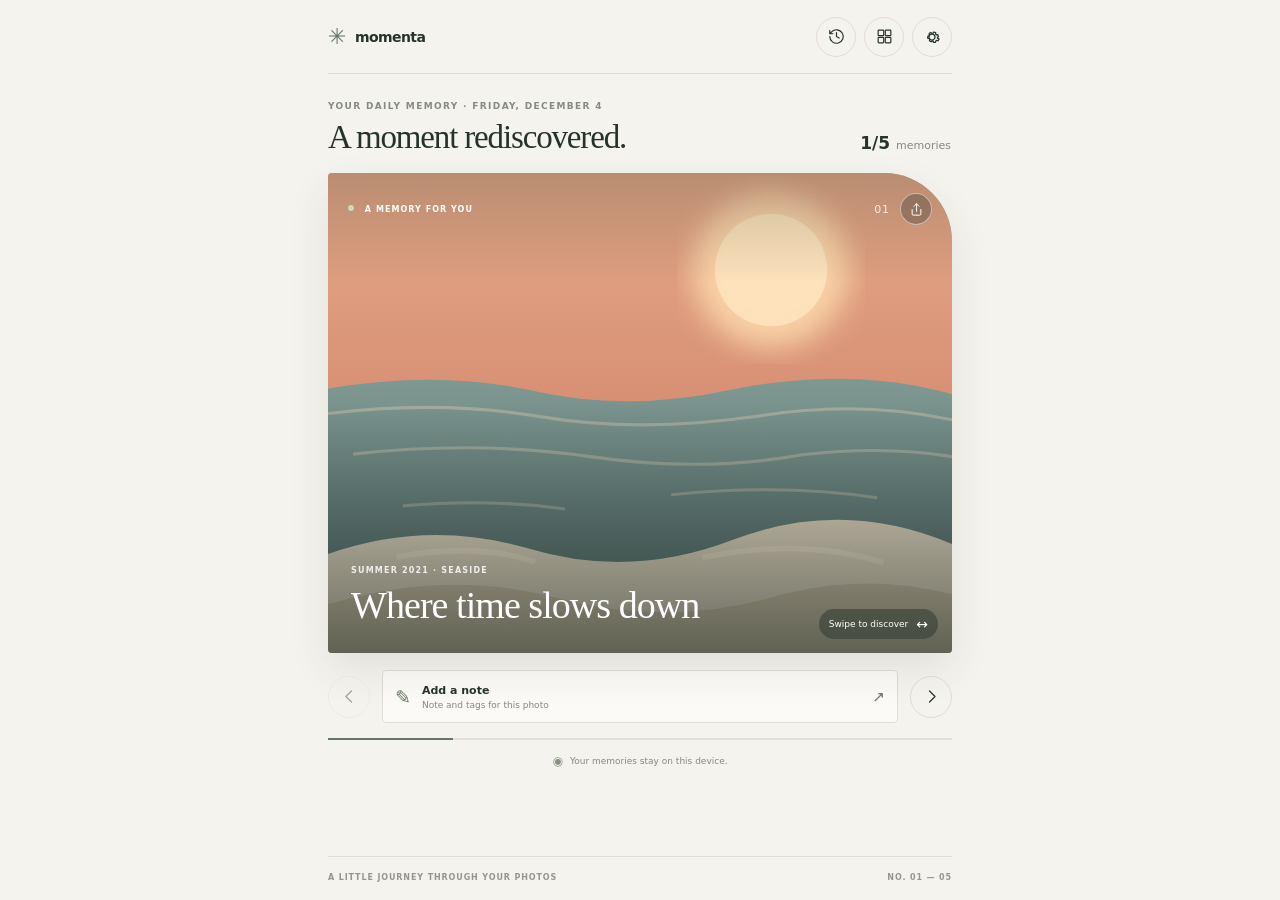
<file: index.html>
<!doctype html>
<html lang="fr">
<head>
  <meta charset="utf-8">
  <meta name="viewport" content="width=device-width, initial-scale=1, viewport-fit=cover">
  <meta name="theme-color" content="#f5f3ed">
  <title>Momenta — un souvenir à la fois</title>
  <script src="i18n.js" defer></script>
  <link rel="stylesheet" href="style.css">
  <script src="app.js" defer></script>
</head>
<body>
  <main class="app-shell">
    <header class="topbar">
      <a class="wordmark" href="#home" aria-label="Momenta, accueil"><span class="brand-mark" aria-hidden="true">✳</span> momenta</a>
      <div class="top-actions">
        <button class="icon-button history-toggle" id="history-toggle" aria-label="Ouvrir l’historique" title="Historique">
          <svg viewBox="0 0 24 24" aria-hidden="true"><path d="M3.5 12a8.5 8.5 0 1 0 2.3-5.8L3.5 8.5M3.5 4.5v4h4M12 7v5l3.3 2"/></svg>
        </button>
        <button class="icon-button albums-toggle" id="albums-toggle" aria-label="Ouvrir les albums" title="Albums">
          <svg viewBox="0 0 24 24" aria-hidden="true"><rect x="4" y="4" width="7" height="7" rx="1"/><rect x="13" y="4" width="7" height="7" rx="1"/><rect x="4" y="13" width="7" height="7" rx="1"/><rect x="13" y="13" width="7" height="7" rx="1"/></svg>
        </button>
        <button class="icon-button tools-toggle" id="tools-toggle" aria-label="Ouvrir les réglages et données" title="Réglages">
          <svg viewBox="0 0 24 24" aria-hidden="true"><path d="M12 8.4a3.6 3.6 0 1 0 0 7.2 3.6 3.6 0 0 0 0-7.2Z"/><path d="m19.4 13.5 1.1.9-1.2 2.1-1.4-.5a7.8 7.8 0 0 1-1.4.8l-.3 1.5h-2.4l-.4-1.5a7.8 7.8 0 0 1-1.5-.1l-1 1.1-2-1.2.4-1.5a7.8 7.8 0 0 1-.9-1.3l-1.5-.2v-2.4l1.4-.5a7.8 7.8 0 0 1 .7-1.5l-.5-1.4 2-1.3 1.2 1a7.8 7.8 0 0 1 1.6-.2l.8-1.3 2.3.8-.1 1.5a7.8 7.8 0 0 1 1.2 1.1l1.5-.2.7 2.3-1.2.8a7.8 7.8 0 0 1 .1 1.2Z"/></svg>
        </button>
      </div>
    </header>

    <section class="view access-gate-view" id="access-gate-view" aria-labelledby="access-gate-heading" hidden>
      <p class="eyebrow" id="access-gate-eyebrow">VOS SOUVENIRS RESTENT SUR CET APPAREIL</p>
      <div class="empty-art" aria-hidden="true"><span>✳</span><i></i><b></b></div>
      <h1 id="access-gate-heading">Retrouvez vos photos,<br>à votre rythme.</h1>
      <p class="empty-preview-copy" id="access-gate-copy">Momenta a besoin de votre accord pour parcourir les images de votre photothèque. Les images restent sur votre téléphone.</p>
      <button class="primary-button empty-return" id="access-gate-action">Continuer vers mes photos</button>
      <p class="access-gate-status" id="access-gate-status" role="status" aria-live="polite"></p>
      <p class="prototype-caption">Vous pourrez modifier cet accès à tout moment dans les réglages Android.</p>
    </section>

    <section class="view discover-view" id="discover-view" aria-labelledby="greeting">
      <button class="text-button collection-back" id="collection-back" type="button" hidden>← Retour à la collection</button>
      <div class="intro-row">
        <div><p class="eyebrow" id="today-label">VOTRE PAUSE SOUVENIR</p><h1 id="greeting">Un instant retrouvé.</h1></div>
        <p class="session-count" id="session-count" aria-live="polite">1/5 <span>souvenirs</span></p>
      </div>

      <div class="memory-stage" id="memory-stage" aria-label="Souvenir photo">
        <div class="photo-frame" id="photo-frame">
          <img id="memory-image" src="assets/coast.svg" alt="Illustration d’un rivage calme au coucher du soleil">
          <div class="photo-shade"></div>
          <div class="photo-topline"><span class="photo-label"><span class="live-dot"></span> UN SOUVENIR POUR VOUS</span><span class="photo-number" id="photo-number">01</span><button class="photo-action" id="share-button" aria-label="Partager cette photo" title="Partager"><svg viewBox="0 0 24 24" aria-hidden="true"><path d="M12 15V3m0 0L8 7m4-4 4 4"/><path d="M5 12v7a2 2 0 0 0 2 2h10a2 2 0 0 0 2-2v-7"/></svg></button></div>
          <div class="photo-caption"><span class="photo-date" id="photo-date">ÉTÉ 2021 · BORD DE MER</span><h2 id="photo-title">Là où le temps ralentit</h2></div>
        </div>
        <button class="swipe-hint" id="swipe-hint" aria-label="Photo suivante"><span>Glissez pour découvrir</span><span aria-hidden="true">↔</span></button>
      </div>

      <div class="controls-row">
        <button class="round-control" id="previous-button" aria-label="Souvenir précédent" title="Précédent"><svg viewBox="0 0 24 24" aria-hidden="true"><path d="m14.5 5-7 7 7 7"/></svg></button>
        <button class="note-button" id="note-button"><span class="note-icon" aria-hidden="true">✎</span><span><strong id="note-button-title">Ajouter un mot</strong><small>Commentaire et tags pour cette photo</small></span><span class="note-arrow" aria-hidden="true">↗</span></button>
        <button class="round-control" id="next-button" aria-label="Souvenir suivant" title="Suivant"><svg viewBox="0 0 24 24" aria-hidden="true"><path d="m9.5 5 7 7-7 7"/></svg></button>
      </div>
      <div class="progress-track" role="progressbar" aria-label="Progression des souvenirs du jour" aria-valuemin="1" aria-valuemax="5" aria-valuenow="1" id="progress-track"><span id="progress-fill"></span></div>
      <p class="privacy-note"><span aria-hidden="true">◉</span> Vos souvenirs restent sur cet appareil.</p>
    </section>

    <section class="view history-view" id="history-view" aria-labelledby="history-heading" hidden>
      <div class="history-heading-row"><div><p class="eyebrow">VOTRE ALBUM PERSONNEL</p><h1 id="history-heading">Souvenirs retrouvés</h1></div><button class="text-button" id="back-to-discover">← Retour</button></div>
      <p class="history-subtitle" id="history-subtitle">Les photos que vous avez déjà redécouvertes.</p>
      <div class="history-list" id="history-list"></div>
      <div class="history-empty" id="history-empty" hidden><span class="empty-sparkle" aria-hidden="true">✳</span><h2>Votre album se remplit doucement.</h2><p>Les souvenirs découverts apparaîtront ici, avec vos petits mots.</p><button class="primary-button" id="empty-back">Découvrir un souvenir</button></div>
    </section>

    <section class="view albums-view" id="albums-view" aria-labelledby="albums-heading" hidden>
      <div class="history-heading-row"><div><p class="eyebrow">VOS SOUVENIRS, PAR THÈME</p><h1 id="albums-heading">Albums</h1></div><button class="text-button" id="albums-back">← Retour</button></div>
      <p class="history-subtitle" id="albums-subtitle">Ajoutez plusieurs tags à une photo ; chaque album correspondant se remplit automatiquement.</p>
      <div class="album-grid" id="album-list"></div>
      <div class="history-empty album-empty" id="album-empty" hidden><span class="empty-sparkle" aria-hidden="true">✳</span><h2>Vos albums commencent ici.</h2><p>Ajoutez un tag à un souvenir ; son album apparaîtra ici. Une photo peut rejoindre plusieurs albums.</p></div>
      <div class="album-detail" id="album-detail" hidden>
        <button class="text-button album-list-back" id="album-list-back">← Tous les albums</button>
        <h2 class="album-detail-title" id="album-detail-title"></h2>
        <div class="history-list" id="album-photo-list"></div>
      </div>
    </section>

    <section class="view tools-view" id="tools-view" aria-labelledby="tools-heading" hidden>
      <div class="tools-heading-row"><div><p class="eyebrow">VOTRE ESPACE, VOS RÈGLES</p><h1 id="tools-heading">Réglages & données</h1></div><button class="text-button" id="tools-back">← Retour</button></div>
      <p class="tools-intro">Momenta garde vos souvenirs sur cet appareil. Voici les réglages qui accompagneront les prochaines étapes.</p>

      <article class="settings-card language-card">
        <div class="settings-card-heading"><span class="card-symbol" aria-hidden="true">文</span><div><p class="eyebrow" data-i18n="LANGUE / LANGUAGE">LANGUE</p><h2 data-i18n="Langue de l’application">Langue de l’application</h2></div></div>
        <label class="reminder-time-row" for="language-select"><span data-i18n="Choisissez votre langue">Choisissez votre langue</span><select id="language-select" aria-label="Langue de l’application"><option value="fr">Français</option><option value="en">English</option></select></label>
      </article>

      <article class="settings-card access-card">
        <div class="settings-card-heading"><span class="card-symbol" aria-hidden="true">▧</span><div><p class="eyebrow">PHOTOTHÈQUE</p><h2>Accès à vos photos</h2></div><span class="preview-pill">APERÇU</span></div>
        <p class="settings-description" id="access-summary">Accès complet · 842 photos disponibles</p>
        <div class="access-meter" aria-hidden="true"><span id="access-meter-fill"></span></div>
        <div class="access-state-row" role="group" aria-label="Aperçu des états d’accès">
          <button class="state-chip is-selected" data-access-state="full">Complet</button>
          <button class="state-chip" data-access-state="limited">Sélectionné</button>
          <button class="state-chip" data-access-state="denied">Refusé</button>
          <button class="state-chip" data-access-state="empty">Vide</button>
        </div>
        <p class="access-explanation" id="access-explanation">Les photos restent dans votre galerie. L’application lit uniquement les images auxquelles vous lui donnez accès.</p>
        <button class="subtle-action" id="access-action">Gérer l’accès aux photos <span aria-hidden="true">↗</span></button>
        <button class="subtle-action refresh-gallery-action" id="refresh-photos" type="button" hidden>Actualiser la photothèque <span aria-hidden="true">↻</span></button>
        <p class="refresh-status" id="refresh-status" role="status" aria-live="polite" hidden></p>
        <button class="empty-preview-link" id="empty-state-preview">Voir l’écran sans photo <span aria-hidden="true">↗</span></button>
      </article>

      <article class="settings-card reminder-card" aria-labelledby="reminder-heading">
        <div class="settings-card-heading"><span class="card-symbol" aria-hidden="true">◷</span><div><p class="eyebrow">UNE PAUSE, À VOTRE RYTHME</p><h2 id="reminder-heading">Souvenir du jour</h2></div></div>
        <p class="settings-description">Recevez au plus un rappel par jour, à l’heure choisie. Vous pouvez le couper à tout moment.</p>
        <label class="reminder-toggle-row" for="reminder-enabled"><span><strong>Rappel quotidien</strong><small>Facultatif · notification locale</small></span><input id="reminder-enabled" type="checkbox" role="switch" aria-checked="false"></label>
        <label class="reminder-time-row" for="reminder-time"><span>Heure du rappel</span><input id="reminder-time" type="time" value="19:00" disabled></label>
        <p class="reminder-status" id="reminder-status" role="status" aria-live="polite">Sur Android, activez le rappel pour choisir l’heure et autoriser les notifications.</p>
      </article>

      <article class="settings-card backup-card">
        <div class="settings-card-heading"><span class="card-symbol" aria-hidden="true">↗</span><div><p class="eyebrow">SAUVEGARDE LOCALE</p><h2>Vos notes vous suivent</h2></div></div>
        <p class="settings-description">Exportez vos commentaires et votre historique dans un fichier lisible. Les photos originales restent dans la galerie.</p>
        <div class="backup-actions">
          <button class="backup-action" id="export-preview"><span class="backup-icon" aria-hidden="true">↓</span><span><strong>Exporter mes données</strong><small>Fichier JSON · aperçu seulement</small></span><span class="action-arrow" aria-hidden="true">↗</span></button>
          <button class="backup-action" id="import-preview"><span class="backup-icon" aria-hidden="true">↑</span><span><strong>Importer une sauvegarde</strong><small>Vérification avant toute fusion</small></span><span class="action-arrow" aria-hidden="true">↗</span></button>
        </div>
      </article>

      <div class="privacy-card"><span aria-hidden="true">◉</span><p><strong>Privé par défaut.</strong> Pas de compte, pas de transfert vers un serveur, pas d’analyse de vos images.</p></div>
      <p class="prototype-caption">Ces écrans sont une maquette. Les permissions système et les transferts ne sont pas activés.</p>
    </section>

    <section class="view empty-preview-view" id="empty-preview-view" aria-labelledby="empty-preview-heading" hidden>
      <p class="eyebrow">APERÇU · PHOTOTHÈQUE VIDE</p>
      <div class="empty-art" aria-hidden="true"><span>✳</span><i></i><b></b></div>
      <h1 id="empty-preview-heading">Les souvenirs<br>prennent leur temps.</h1>
      <p class="empty-preview-copy">Aucune photo accessible pour le moment. Vos images restent dans votre galerie ; vous pourrez vérifier l’accès quand vous le souhaitez.</p>
      <button class="primary-button empty-return" id="empty-return">Revenir à la découverte</button>
      <button class="empty-access-link" id="empty-access-link">Voir l’aperçu de l’accès aux photos</button>
      <p class="prototype-caption">État visuel de démonstration · aucune permission système n’est demandée.</p>
    </section>

    <footer class="bottom-line"><span>UN PETIT VOYAGE DANS VOS IMAGES</span><span>NO. 01 — 05</span></footer>
  </main>

  <dialog class="note-dialog" id="note-dialog" aria-labelledby="note-heading">
    <form method="dialog" id="note-form">
      <div class="dialog-top"><span class="eyebrow">UNE PENSÉE À CONSERVER</span><button class="close-button" value="cancel" aria-label="Fermer">×</button></div>
      <h2 id="note-heading">Qu’aimeriez-vous<br>vous rappeler ?</h2>
      <label class="sr-only" for="note-input">Votre commentaire</label>
      <textarea id="note-input" maxlength="280" placeholder="Une personne, un lieu, une sensation…" rows="4"></textarea>
      <div class="tag-editor" aria-labelledby="tag-editor-label">
        <p class="tag-editor-label" id="tag-editor-label">Tags <span>Plusieurs possibles</span></p>
        <div class="selected-tags" id="selected-tags" aria-label="Tags de cette photo"></div>
        <div class="tag-entry"><label class="sr-only" for="tag-input">Ajouter un tag</label><input id="tag-input" type="text" maxlength="24" placeholder="Ex. Famille, Voyage…" autocomplete="off"><button class="tag-add-button" id="add-tag-button" type="button">Ajouter</button></div>
        <div class="tag-suggestions" id="tag-suggestions" aria-label="Suggestions de tags"></div>
      </div>
      <div class="dialog-bottom"><span id="character-count">0 / 280</span><button class="save-button" id="save-note" value="save">Garder ce mot <span aria-hidden="true">↗</span></button></div>
    </form>
  </dialog>

  <dialog class="share-dialog" id="share-dialog" aria-labelledby="share-heading">
    <div class="share-dialog-inner">
      <div class="dialog-top"><span class="eyebrow">UN SOUVENIR À PARTAGER</span><button class="close-button" id="close-share" aria-label="Fermer">×</button></div>
      <h2 id="share-heading">Partager ce moment</h2>
      <div class="share-preview"><img id="share-preview-image" src="assets/coast.svg" alt=""><span><strong id="share-preview-title">Là où le temps ralentit</strong><small id="share-preview-date">ÉTÉ 2021 · BORD DE MER</small></span></div>
      <p class="share-prompt" id="share-prompt">Choisissez où l’envoyer</p>
      <button class="primary-button share-system-action" id="share-native-action" type="button" hidden>Choisir une application <span aria-hidden="true">↗</span></button>
      <div class="share-targets">
        <button class="share-target" data-target="Messages"><span class="target-icon messages-icon">•••</span><span>Messages</span></button>
        <button class="share-target" data-target="À proximité"><span class="target-icon nearby-icon">◉</span><span>À proximité</span></button>
        <button class="share-target" data-target="E-mail"><span class="target-icon mail-icon">✉</span><span>E-mail</span></button>
        <button class="share-target" data-target="Autres applications"><span class="target-icon more-icon">＋</span><span>Autres</span></button>
      </div>
      <p class="share-footnote" id="share-footnote">Aucune photo ne sera envoyée dans cet aperçu.</p>
    </div>
  </dialog>

  <div class="toast" id="prototype-toast" role="status" aria-live="polite" hidden></div>
</body>
</html>
</file>
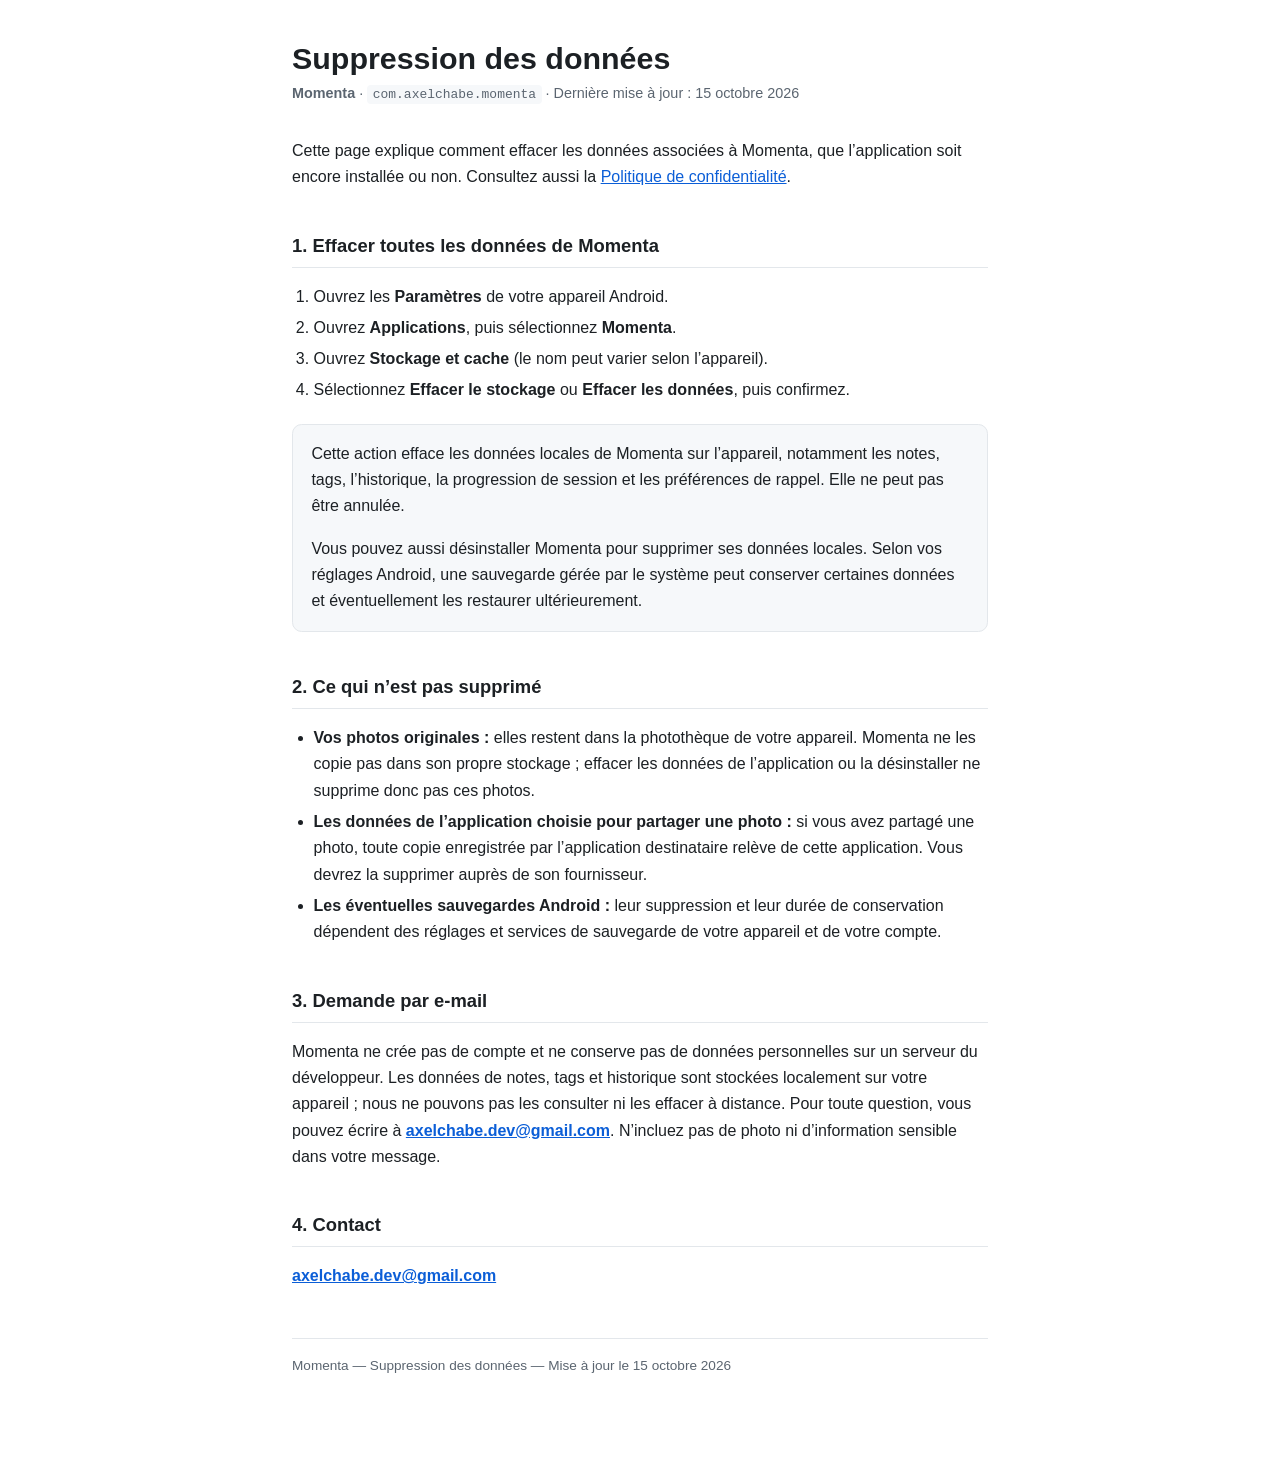
<file: delete-data.html>
<!DOCTYPE html>
<html lang="fr">
<head>
<meta charset="UTF-8">
<meta name="viewport" content="width=device-width, initial-scale=1.0">
<title>Momenta — Suppression des données</title>
<style>
  :root{--bg:#fff;--fg:#1c2024;--muted:#5b6570;--accent:#0b5ed7;--rule:#e3e7eb;--card:#f6f8fa}
  @media(prefers-color-scheme:dark){:root{--bg:#12161a;--fg:#e6eaee;--muted:#9aa5b1;--accent:#6ea8fe;--rule:#262d34;--card:#1a2027}}
  *{box-sizing:border-box}body{font-family:-apple-system,BlinkMacSystemFont,"Segoe UI",Roboto,Helvetica,Arial,sans-serif;max-width:46rem;margin:0 auto;padding:2.5rem 1.25rem 5rem;line-height:1.65;color:var(--fg);background:var(--bg);-webkit-text-size-adjust:100%}
  h1{font-size:1.9rem;line-height:1.2;margin:0 0 .35rem}h2{font-size:1.15rem;margin:2.5rem 0 .6rem;padding-bottom:.35rem;border-bottom:1px solid var(--rule)}p,li{font-size:1rem}ul,ol{padding-left:1.35rem}li{margin:.3rem 0}a{color:var(--accent)}.meta{color:var(--muted);font-size:.9rem;margin:0 0 2rem}.card{background:var(--card);border:1px solid var(--rule);border-radius:.6rem;padding:1rem 1.15rem;margin:1.25rem 0}.card p:first-child{margin-top:0}.card p:last-child{margin-bottom:0}code{background:var(--card);padding:.1rem .35rem;border-radius:.25rem;font-size:.9em}footer{margin-top:3rem;padding-top:1rem;border-top:1px solid var(--rule);color:var(--muted);font-size:.85rem}
</style>
</head>
<body>
<h1>Suppression des données</h1>
<p class="meta"><strong>Momenta</strong> · <code>com.axelchabe.momenta</code> · Dernière mise à jour : 15 octobre 2026</p>
<p>Cette page explique comment effacer les données associées à Momenta, que l’application soit encore installée ou non. Consultez aussi la <a href="privacy.html">Politique de confidentialité</a>.</p>

<h2>1. Effacer toutes les données de Momenta</h2>
<ol>
<li>Ouvrez les <strong>Paramètres</strong> de votre appareil Android.</li>
<li>Ouvrez <strong>Applications</strong>, puis sélectionnez <strong>Momenta</strong>.</li>
<li>Ouvrez <strong>Stockage et cache</strong> (le nom peut varier selon l’appareil).</li>
<li>Sélectionnez <strong>Effacer le stockage</strong> ou <strong>Effacer les données</strong>, puis confirmez.</li>
</ol>
<div class="card">
<p>Cette action efface les données locales de Momenta sur l’appareil, notamment les notes, tags, l’historique, la progression de session et les préférences de rappel. Elle ne peut pas être annulée.</p>
<p>Vous pouvez aussi désinstaller Momenta pour supprimer ses données locales. Selon vos réglages Android, une sauvegarde gérée par le système peut conserver certaines données et éventuellement les restaurer ultérieurement.</p>
</div>

<h2>2. Ce qui n’est pas supprimé</h2>
<ul>
<li><strong>Vos photos originales :</strong> elles restent dans la photothèque de votre appareil. Momenta ne les copie pas dans son propre stockage ; effacer les données de l’application ou la désinstaller ne supprime donc pas ces photos.</li>
<li><strong>Les données de l’application choisie pour partager une photo :</strong> si vous avez partagé une photo, toute copie enregistrée par l’application destinataire relève de cette application. Vous devrez la supprimer auprès de son fournisseur.</li>
<li><strong>Les éventuelles sauvegardes Android :</strong> leur suppression et leur durée de conservation dépendent des réglages et services de sauvegarde de votre appareil et de votre compte.</li>
</ul>

<h2>3. Demande par e-mail</h2>
<p>Momenta ne crée pas de compte et ne conserve pas de données personnelles sur un serveur du développeur. Les données de notes, tags et historique sont stockées localement sur votre appareil ; nous ne pouvons pas les consulter ni les effacer à distance. Pour toute question, vous pouvez écrire à <strong><a href="mailto:axelchabe.dev@gmail.com">axelchabe.dev@gmail.com</a></strong>. N’incluez pas de photo ni d’information sensible dans votre message.</p>

<h2>4. Contact</h2>
<p><strong><a href="mailto:axelchabe.dev@gmail.com">axelchabe.dev@gmail.com</a></strong></p>

<footer>Momenta — Suppression des données — Mise à jour le 15 octobre 2026</footer>
</body>
</html>
</file>
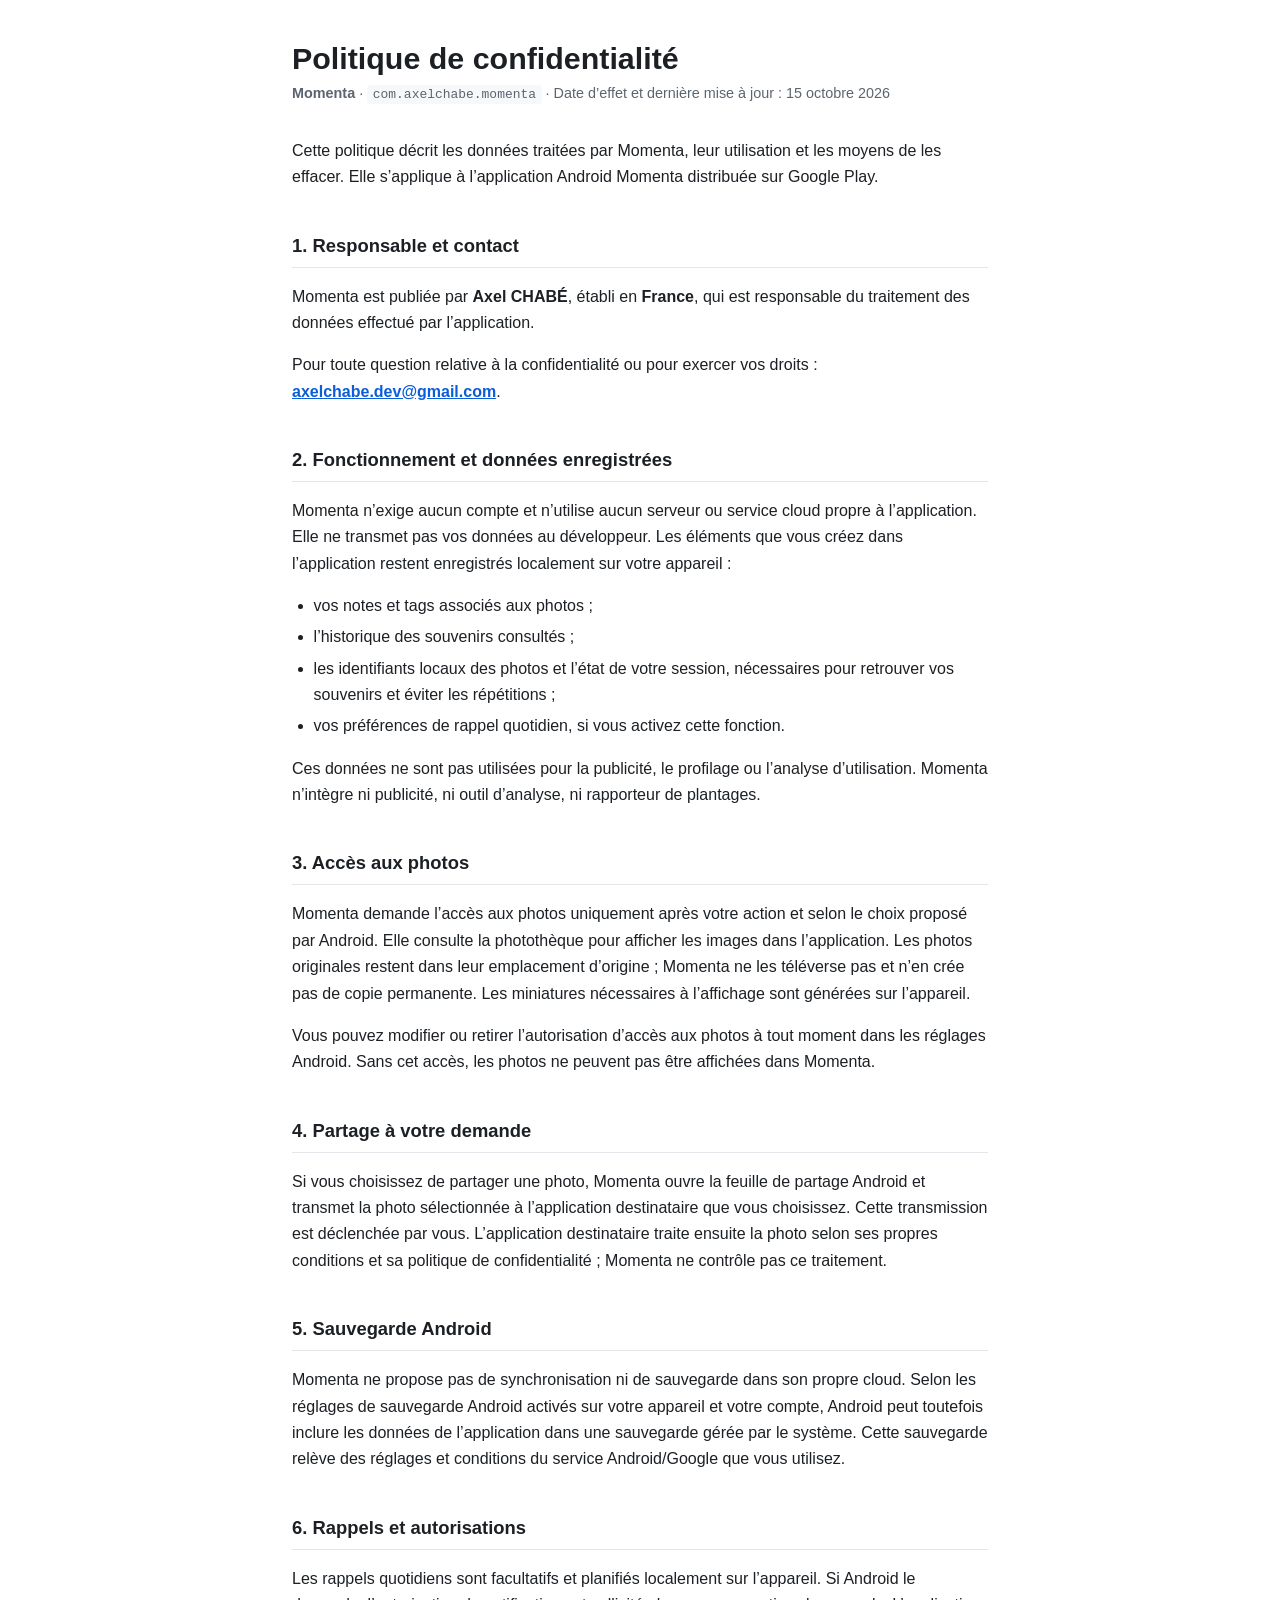
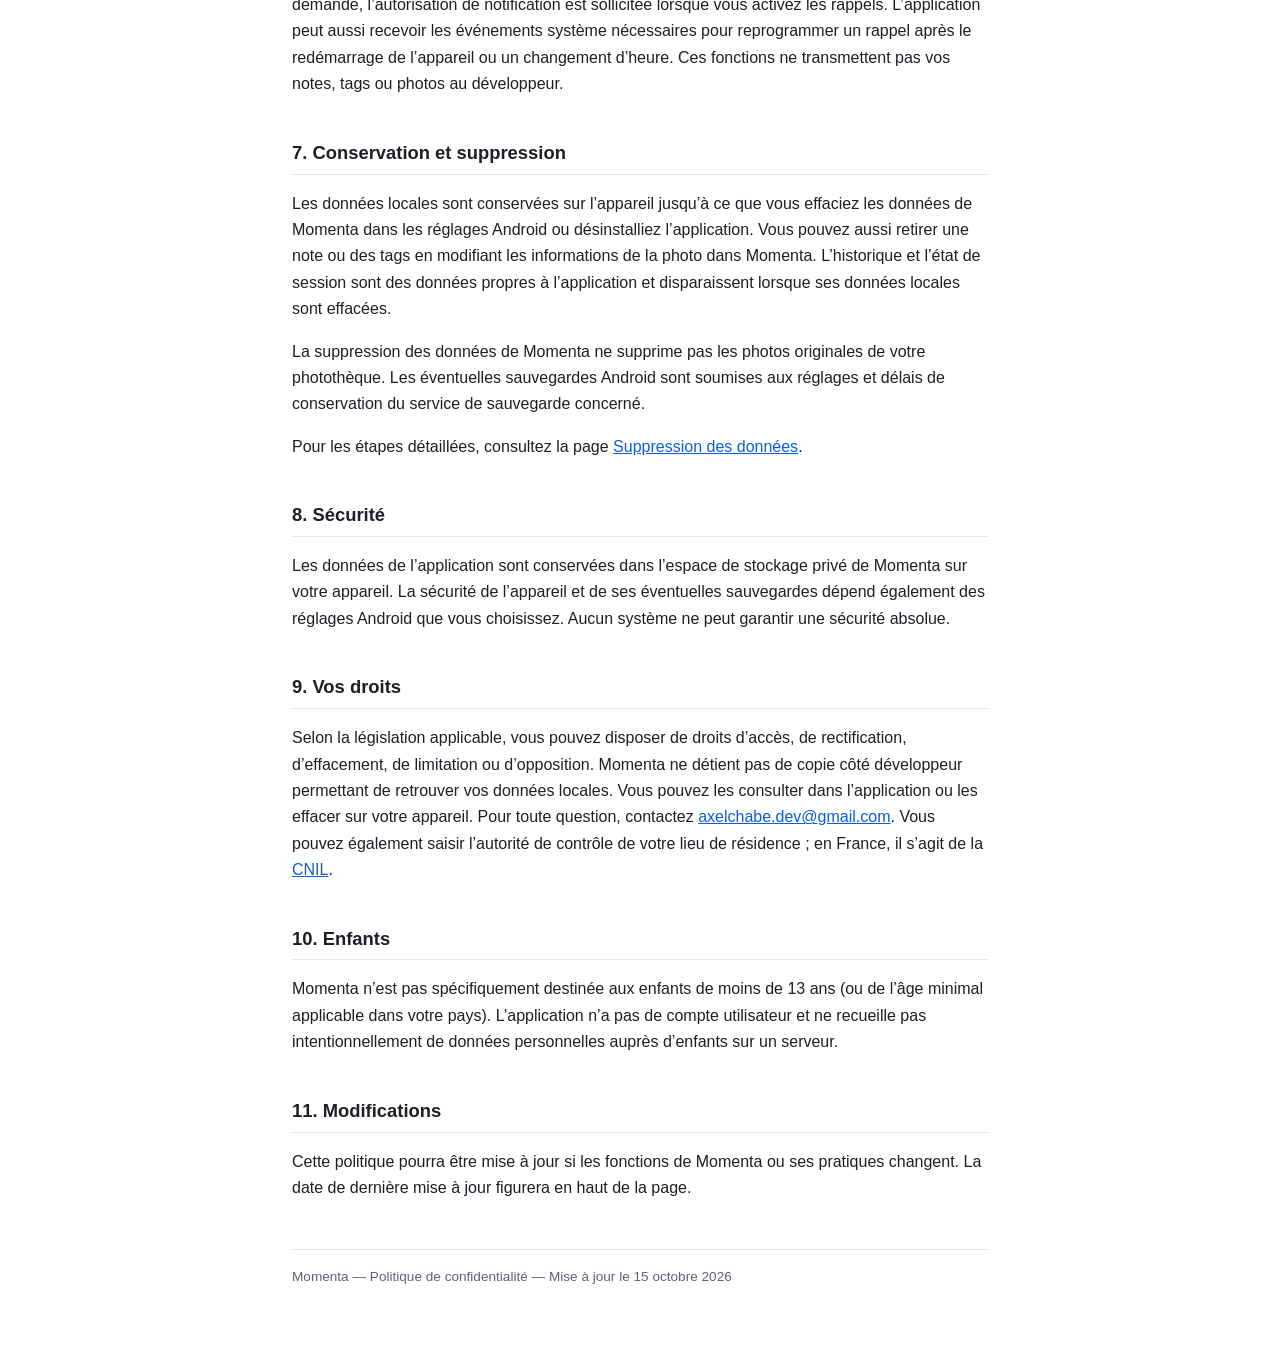
<file: privacy.html>
<!DOCTYPE html>
<html lang="fr">
<head>
<meta charset="UTF-8">
<meta name="viewport" content="width=device-width, initial-scale=1.0">
<title>Momenta — Politique de confidentialité</title>
<style>
  :root{--bg:#fff;--fg:#1c2024;--muted:#5b6570;--accent:#0b5ed7;--rule:#e3e7eb;--card:#f6f8fa}
  @media(prefers-color-scheme:dark){:root{--bg:#12161a;--fg:#e6eaee;--muted:#9aa5b1;--accent:#6ea8fe;--rule:#262d34;--card:#1a2027}}
  *{box-sizing:border-box}body{font-family:-apple-system,BlinkMacSystemFont,"Segoe UI",Roboto,Helvetica,Arial,sans-serif;max-width:46rem;margin:0 auto;padding:2.5rem 1.25rem 5rem;line-height:1.65;color:var(--fg);background:var(--bg);-webkit-text-size-adjust:100%}
  h1{font-size:1.9rem;line-height:1.2;margin:0 0 .35rem}h2{font-size:1.15rem;margin:2.5rem 0 .6rem;padding-bottom:.35rem;border-bottom:1px solid var(--rule)}p,li{font-size:1rem}ul,ol{padding-left:1.35rem}li{margin:.3rem 0}a{color:var(--accent)}.meta{color:var(--muted);font-size:.9rem;margin:0 0 2rem}.card{background:var(--card);border:1px solid var(--rule);border-radius:.6rem;padding:1rem 1.15rem;margin:1.25rem 0}.card p:first-child{margin-top:0}.card p:last-child{margin-bottom:0}code{background:var(--card);padding:.1rem .35rem;border-radius:.25rem;font-size:.9em}footer{margin-top:3rem;padding-top:1rem;border-top:1px solid var(--rule);color:var(--muted);font-size:.85rem}
</style>
</head>
<body>
<h1>Politique de confidentialité</h1>
<p class="meta"><strong>Momenta</strong> · <code>com.axelchabe.momenta</code> · Date d’effet et dernière mise à jour : 15 octobre 2026</p>
<p>Cette politique décrit les données traitées par Momenta, leur utilisation et les moyens de les effacer. Elle s’applique à l’application Android Momenta distribuée sur Google Play.</p>

<h2>1. Responsable et contact</h2>
<p>Momenta est publiée par <strong>Axel CHABÉ</strong>, établi en <strong>France</strong>, qui est responsable du traitement des données effectué par l’application.</p>
<p>Pour toute question relative à la confidentialité ou pour exercer vos droits : <strong><a href="mailto:axelchabe.dev@gmail.com">axelchabe.dev@gmail.com</a></strong>.</p>

<h2>2. Fonctionnement et données enregistrées</h2>
<p>Momenta n’exige aucun compte et n’utilise aucun serveur ou service cloud propre à l’application. Elle ne transmet pas vos données au développeur. Les éléments que vous créez dans l’application restent enregistrés localement sur votre appareil :</p>
<ul>
<li>vos notes et tags associés aux photos ;</li>
<li>l’historique des souvenirs consultés ;</li>
<li>les identifiants locaux des photos et l’état de votre session, nécessaires pour retrouver vos souvenirs et éviter les répétitions ;</li>
<li>vos préférences de rappel quotidien, si vous activez cette fonction.</li>
</ul>
<p>Ces données ne sont pas utilisées pour la publicité, le profilage ou l’analyse d’utilisation. Momenta n’intègre ni publicité, ni outil d’analyse, ni rapporteur de plantages.</p>

<h2>3. Accès aux photos</h2>
<p>Momenta demande l’accès aux photos uniquement après votre action et selon le choix proposé par Android. Elle consulte la photothèque pour afficher les images dans l’application. Les photos originales restent dans leur emplacement d’origine ; Momenta ne les téléverse pas et n’en crée pas de copie permanente. Les miniatures nécessaires à l’affichage sont générées sur l’appareil.</p>
<p>Vous pouvez modifier ou retirer l’autorisation d’accès aux photos à tout moment dans les réglages Android. Sans cet accès, les photos ne peuvent pas être affichées dans Momenta.</p>

<h2>4. Partage à votre demande</h2>
<p>Si vous choisissez de partager une photo, Momenta ouvre la feuille de partage Android et transmet la photo sélectionnée à l’application destinataire que vous choisissez. Cette transmission est déclenchée par vous. L’application destinataire traite ensuite la photo selon ses propres conditions et sa politique de confidentialité ; Momenta ne contrôle pas ce traitement.</p>

<h2>5. Sauvegarde Android</h2>
<p>Momenta ne propose pas de synchronisation ni de sauvegarde dans son propre cloud. Selon les réglages de sauvegarde Android activés sur votre appareil et votre compte, Android peut toutefois inclure les données de l’application dans une sauvegarde gérée par le système. Cette sauvegarde relève des réglages et conditions du service Android/Google que vous utilisez.</p>

<h2>6. Rappels et autorisations</h2>
<p>Les rappels quotidiens sont facultatifs et planifiés localement sur l’appareil. Si Android le demande, l’autorisation de notification est sollicitée lorsque vous activez les rappels. L’application peut aussi recevoir les événements système nécessaires pour reprogrammer un rappel après le redémarrage de l’appareil ou un changement d’heure. Ces fonctions ne transmettent pas vos notes, tags ou photos au développeur.</p>

<h2>7. Conservation et suppression</h2>
<p>Les données locales sont conservées sur l’appareil jusqu’à ce que vous effaciez les données de Momenta dans les réglages Android ou désinstalliez l’application. Vous pouvez aussi retirer une note ou des tags en modifiant les informations de la photo dans Momenta. L’historique et l’état de session sont des données propres à l’application et disparaissent lorsque ses données locales sont effacées.</p>
<p>La suppression des données de Momenta ne supprime pas les photos originales de votre photothèque. Les éventuelles sauvegardes Android sont soumises aux réglages et délais de conservation du service de sauvegarde concerné.</p>
<p>Pour les étapes détaillées, consultez la page <a href="delete-data.html">Suppression des données</a>.</p>

<h2>8. Sécurité</h2>
<p>Les données de l’application sont conservées dans l’espace de stockage privé de Momenta sur votre appareil. La sécurité de l’appareil et de ses éventuelles sauvegardes dépend également des réglages Android que vous choisissez. Aucun système ne peut garantir une sécurité absolue.</p>

<h2>9. Vos droits</h2>
<p>Selon la législation applicable, vous pouvez disposer de droits d’accès, de rectification, d’effacement, de limitation ou d’opposition. Momenta ne détient pas de copie côté développeur permettant de retrouver vos données locales. Vous pouvez les consulter dans l’application ou les effacer sur votre appareil. Pour toute question, contactez <a href="mailto:axelchabe.dev@gmail.com">axelchabe.dev@gmail.com</a>. Vous pouvez également saisir l’autorité de contrôle de votre lieu de résidence ; en France, il s’agit de la <a href="https://www.cnil.fr">CNIL</a>.</p>

<h2>10. Enfants</h2>
<p>Momenta n’est pas spécifiquement destinée aux enfants de moins de 13 ans (ou de l’âge minimal applicable dans votre pays). L’application n’a pas de compte utilisateur et ne recueille pas intentionnellement de données personnelles auprès d’enfants sur un serveur.</p>

<h2>11. Modifications</h2>
<p>Cette politique pourra être mise à jour si les fonctions de Momenta ou ses pratiques changent. La date de dernière mise à jour figurera en haut de la page.</p>

<footer>Momenta — Politique de confidentialité — Mise à jour le 15 octobre 2026</footer>
</body>
</html>
</file>
<file: style.css>
:root{color-scheme:light;--paper:#f5f3ed;--ink:#26332d;--muted:#858981;--line:#deded5;--green:#647765;--cream:#ece9df;--serif:Georgia,'Times New Roman',serif;--sans:system-ui,-apple-system,'Segoe UI',Arial,sans-serif;font-family:var(--sans);font-synthesis:none;text-rendering:optimizeLegibility}*{box-sizing:border-box}body{margin:0;min-width:320px;min-height:100svh;background:var(--paper);color:var(--ink)}button,a{-webkit-tap-highlight-color:transparent}button{font:inherit}.app-shell{width:min(100%,680px);min-height:100svh;margin:0 auto;padding:0 28px max(18px,env(safe-area-inset-bottom));display:flex;flex-direction:column}.topbar{height:74px;display:flex;align-items:center;justify-content:space-between;border-bottom:1px solid var(--line);flex:none}.wordmark{display:flex;align-items:center;gap:9px;color:var(--ink);text-decoration:none;font-size:14px;font-weight:600;letter-spacing:-.04em}.brand-mark{font-size:22px;color:var(--green);line-height:1}.icon-button,.round-control,.close-button{display:grid;place-items:center;border:1px solid var(--line);background:transparent;color:var(--ink);cursor:pointer}.icon-button{width:40px;height:40px;border-radius:50%}.icon-button svg,.round-control svg{width:19px;height:19px;fill:none;stroke:currentColor;stroke-width:1.5;stroke-linecap:round;stroke-linejoin:round}.view{flex:1;display:flex;flex-direction:column}.intro-row{display:flex;align-items:flex-end;justify-content:space-between;padding:27px 0 17px}.eyebrow{margin:0 0 8px;color:#858b80;font-size:9px;font-weight:700;letter-spacing:.15em}.intro-row h1,.history-heading-row h1{font-family:var(--serif);font-weight:500;letter-spacing:-.035em;margin:0;font-size:clamp(25px,6vw,33px);line-height:1.13}.session-count{margin:0 1px 3px 12px;font-size:17px;font-weight:600;white-space:nowrap;font-variant-numeric:tabular-nums}.session-count span{font-size:11px;color:var(--muted);font-weight:400}.memory-stage{position:relative;width:100%;height:min(54svh,480px);min-height:300px;max-height:480px;touch-action:pan-y;user-select:none}.photo-frame{position:absolute;inset:0;border-radius:4px 68px 4px 4px;overflow:hidden;background:#b6c0ae;box-shadow:0 16px 42px #29342b18;transition:opacity .18s,transform .24s}.photo-frame.slide-next{transform:translateX(-9px);opacity:.55}.photo-frame.slide-prev{transform:translateX(9px);opacity:.55}.photo-frame img{width:100%;height:100%;display:block;object-fit:cover}.photo-shade{position:absolute;inset:0;background:linear-gradient(180deg,#14221b35 0%,transparent 23%,transparent 48%,#17251f9c 100%)}.photo-topline{position:absolute;inset:20px 20px auto;display:flex;justify-content:space-between;align-items:center;color:#fff}.photo-label{font-size:8px;font-weight:600;letter-spacing:.13em}.live-dot{display:inline-block;width:6px;height:6px;border-radius:50%;background:#d4d8bb;margin:0 7px 1px 0}.photo-number{font-size:11px;letter-spacing:.08em;opacity:.85}.photo-caption{position:absolute;left:23px;right:22px;bottom:27px;color:#fff}.photo-date{font-size:8px;letter-spacing:.15em;font-weight:600;opacity:.85}.photo-caption h2{margin:7px 0 0;font:500 clamp(25px,7vw,38px)/1.12 var(--serif);letter-spacing:-.025em}.swipe-hint{position:absolute;right:14px;bottom:14px;display:flex;gap:8px;align-items:center;padding:7px 10px;border:0;border-radius:20px;color:#fff;background:#1a2a2466;font-size:9px;backdrop-filter:blur(8px);cursor:pointer}.swipe-hint span:last-child{font-size:14px}.controls-row{display:grid;grid-template-columns:42px 1fr 42px;gap:12px;align-items:center;padding:17px 0 15px}.round-control{width:42px;height:42px;border-radius:50%;transition:background .18s,transform .18s}.round-control:hover,.icon-button:hover{background:#e9e7de}.round-control:active{transform:scale(.94)}.note-button{height:53px;width:100%;display:flex;align-items:center;text-align:left;gap:11px;padding:0 12px;border:1px solid var(--line);border-radius:4px;background:#fbfaf6;color:var(--ink);cursor:pointer}.note-icon{font-size:19px;color:var(--green)}.note-button strong,.note-button small{display:block}.note-button strong{font-size:11px;font-weight:600}.note-button small{margin-top:3px;font-size:9px;color:var(--muted)}.note-arrow{margin-left:auto;color:var(--green);font-size:15px}.progress-track{height:2px;background:#e2e0d7;overflow:hidden}.progress-track span{display:block;width:20%;height:100%;background:var(--green);transition:width .3s ease}.privacy-note{display:flex;align-items:center;justify-content:center;gap:7px;margin:14px 0 0;color:var(--muted);font-size:9px}.privacy-note span{font-size:12px;color:#879282}.bottom-line{display:flex;justify-content:space-between;padding:16px 0 0;border-top:1px solid var(--line);font-size:8px;font-weight:600;letter-spacing:.11em;color:#94968e;flex:none}.history-heading-row{display:flex;justify-content:space-between;align-items:flex-end;padding:33px 0 9px}.history-heading-row .eyebrow{margin-bottom:9px}.text-button{border:0;background:none;color:var(--green);font-size:11px;cursor:pointer;padding:8px 0 3px}.history-subtitle{margin:0 0 22px;color:var(--muted);font-size:11px}.history-list{display:grid;gap:10px;padding-bottom:24px}.history-card{width:100%;display:grid;grid-template-columns:88px 1fr auto;gap:14px;align-items:center;text-align:left;padding:9px;border:1px solid var(--line);background:#fbfaf6;color:var(--ink);cursor:pointer;transition:border-color .2s}.history-card:hover{border-color:#9aa492}.history-card img{display:block;width:88px;height:72px;object-fit:cover;border-radius:2px 23px 2px 2px}.history-card-copy{min-width:0}.history-card-copy .eyebrow{font-size:8px;margin-bottom:5px}.history-card-copy strong{display:block;font:500 16px/1.2 var(--serif)}.history-card-copy p{overflow:hidden;display:-webkit-box;-webkit-line-clamp:2;-webkit-box-orient:vertical;margin:5px 0 0;color:var(--muted);font-size:10px;line-height:1.45}.history-card-arrow{padding:0 7px;color:var(--green);font-size:17px}.history-empty{margin:auto;text-align:center;max-width:275px;padding:38px 0 50px}.empty-sparkle{font-size:35px;color:#83907d}.history-empty h2{font:500 23px/1.22 var(--serif);margin:16px 0 8px}.history-empty p{font-size:11px;line-height:1.6;color:var(--muted);margin:0 0 19px}.primary-button,.save-button{border:0;background:var(--green);color:#fff;padding:12px 17px;border-radius:3px;font-size:11px;cursor:pointer}.note-dialog{width:min(calc(100% - 32px),420px);padding:25px 25px 22px;border:1px solid var(--line);border-radius:5px;background:var(--paper);color:var(--ink);box-shadow:0 24px 80px #1d2b2440}.note-dialog::backdrop{background:#1e292480;backdrop-filter:blur(3px)}.dialog-top,.dialog-bottom{display:flex;justify-content:space-between;align-items:center}.dialog-top .eyebrow{margin:0}.close-button{width:29px;height:29px;border-radius:50%;font-size:20px;font-weight:300;line-height:1}.note-dialog h2{margin:21px 0 18px;font:500 29px/1.1 var(--serif);letter-spacing:-.03em}.note-dialog textarea{width:100%;resize:vertical;border:1px solid var(--line);border-radius:3px;background:#fbfaf6;padding:13px;color:var(--ink);font:12px/1.6 var(--sans);outline:none}.note-dialog textarea:focus{border-color:#82907e}.note-dialog textarea::placeholder{color:#a1a39b}.dialog-bottom{margin-top:13px}.dialog-bottom>span{font-size:9px;color:var(--muted)}.save-button span{margin-left:9px}.sr-only{position:absolute;width:1px;height:1px;padding:0;margin:-1px;overflow:hidden;clip:rect(0,0,0,0);white-space:nowrap;border:0}button:focus-visible,a:focus-visible,textarea:focus-visible{outline:2px solid #778974;outline-offset:3px}[hidden]{display:none!important}

@media(max-width:390px){.app-shell{padding-left:19px;padding-right:19px}.topbar{height:66px}.intro-row{padding-top:22px;padding-bottom:14px}.memory-stage{height:52svh;min-height:270px}.controls-row{gap:8px;grid-template-columns:38px 1fr 38px}.round-control{width:38px;height:38px}.note-button{height:50px;gap:8px;padding:0 9px}.note-button small{font-size:8px}.photo-caption{left:18px;bottom:23px}.photo-topline{inset:17px 17px auto}}
@media(max-height:650px){.topbar{height:60px}.intro-row{padding-top:17px;padding-bottom:11px}.memory-stage{height:48svh;min-height:245px}.controls-row{padding-top:12px;padding-bottom:11px}.privacy-note{margin-top:9px}}
@media(prefers-reduced-motion:reduce){*,*::before,*::after{scroll-behavior:auto!important;transition:none!important}}

.top-actions{display:flex;align-items:center;gap:8px}.tools-toggle svg{width:20px;height:20px}.photo-topline{gap:10px}.photo-number{margin-left:auto}.photo-action{width:32px;height:32px;display:grid;place-items:center;border:1px solid #ffffff80;border-radius:50%;color:#fff;background:#1a2a2448;backdrop-filter:blur(8px);cursor:pointer}.photo-action svg{width:15px;height:15px;fill:none;stroke:currentColor;stroke-width:1.6;stroke-linecap:round;stroke-linejoin:round}.photo-action:hover{background:#ffffff30}.tools-view{padding-bottom:22px}.tools-heading-row{display:flex;justify-content:space-between;align-items:flex-end;padding:30px 0 10px}.tools-heading-row h1{font-family:var(--serif);font-weight:500;letter-spacing:-.035em;margin:0;font-size:clamp(25px,6vw,33px);line-height:1.13}.tools-intro{margin:0 0 19px;color:var(--muted);font-size:11px;line-height:1.55}.settings-card{padding:17px 16px 15px;margin-bottom:12px;border:1px solid var(--line);border-radius:4px;background:#fbfaf6}.settings-card-heading{display:flex;align-items:center;gap:11px}.settings-card-heading .eyebrow{margin:0 0 3px;font-size:8px}.settings-card-heading h2{margin:0;font:500 18px/1.15 var(--serif);letter-spacing:-.015em}.card-symbol{width:34px;height:34px;flex:none;display:grid;place-items:center;border-radius:50%;background:#e9e9df;color:var(--green);font-size:18px}.preview-pill{margin-left:auto;padding:5px 7px;border:1px solid #d7d9ce;border-radius:20px;color:#72806e;font-size:7px;font-weight:700;letter-spacing:.1em}.settings-description{margin:13px 0;color:#72796f;font-size:10px;line-height:1.55}.access-meter{height:4px;border-radius:4px;background:#e7e6df;overflow:hidden}.access-meter span{display:block;height:100%;width:100%;border-radius:inherit;background:#798771;transition:width .25s ease}.access-state-row{display:grid;grid-template-columns:repeat(4,1fr);gap:6px;margin:13px 0 11px}.state-chip{padding:8px 3px;border:1px solid var(--line);border-radius:3px;background:transparent;color:#6e756b;font-size:9px;cursor:pointer}.state-chip.is-selected{border-color:#778672;background:#e9ece4;color:#435545;font-weight:600}.access-explanation{min-height:32px;margin:0;color:var(--muted);font-size:9px;line-height:1.55}.subtle-action{display:flex;justify-content:space-between;align-items:center;width:100%;margin-top:11px;padding:10px 0 0;border:0;border-top:1px solid #e6e4dc;background:none;color:var(--green);text-align:left;font-size:10px;font-weight:600;cursor:pointer}.subtle-action span,.action-arrow{font-size:14px}.backup-card .settings-description{margin:12px 0 14px}.backup-actions{display:grid;gap:7px}.backup-action{width:100%;display:flex;align-items:center;gap:10px;padding:10px 9px;border:1px solid #e5e3da;border-radius:3px;background:#f8f7f2;color:var(--ink);text-align:left;cursor:pointer}.backup-icon{width:27px;height:27px;display:grid;place-items:center;border-radius:50%;background:#e9ece4;color:var(--green);font-size:15px}.backup-action strong,.backup-action small{display:block}.backup-action strong{font-size:10px;font-weight:600}.backup-action small{margin-top:3px;color:var(--muted);font-size:8px}.action-arrow{margin-left:auto;color:var(--green)}.privacy-card{display:flex;align-items:flex-start;gap:10px;padding:12px 13px;border-radius:3px;background:#eceee7;color:#52634f}.privacy-card>span{font-size:15px}.privacy-card p{margin:0;font-size:9px;line-height:1.55}.privacy-card strong{font-weight:700}.prototype-caption{margin:12px 0 0;text-align:center;color:#92968c;font-size:8px;line-height:1.5}.share-dialog{width:min(calc(100% - 28px),410px);max-height:calc(100svh - 36px);padding:0;border:1px solid var(--line);border-radius:8px;background:var(--paper);color:var(--ink);box-shadow:0 24px 80px #1d2b2440;overflow:auto}.share-dialog::backdrop{background:#1e292480;backdrop-filter:blur(3px)}.share-dialog-inner{padding:22px 20px 19px}.share-dialog h2{margin:19px 0 14px;font:500 26px/1.15 var(--serif);letter-spacing:-.025em}.share-preview{display:flex;align-items:center;gap:11px;padding:8px;border:1px solid var(--line);background:#fbfaf6}.share-preview img{width:60px;height:56px;object-fit:cover;border-radius:2px 18px 2px 2px}.share-preview strong,.share-preview small{display:block}.share-preview strong{font:500 15px/1.2 var(--serif)}.share-preview small{margin-top:5px;color:var(--muted);font-size:7px;letter-spacing:.08em}.share-prompt{margin:19px 0 11px;color:#747b71;font-size:10px}.share-targets{display:grid;grid-template-columns:repeat(4,1fr);gap:8px}.share-target{display:flex;flex-direction:column;align-items:center;gap:7px;padding:9px 3px;border:1px solid transparent;border-radius:5px;background:transparent;color:#5c655b;font-size:8px;cursor:pointer}.share-target:hover,.share-target:focus-visible{border-color:var(--line);background:#fbfaf6}.target-icon{width:42px;height:42px;display:grid;place-items:center;border-radius:50%;font-size:18px;font-weight:600}.messages-icon{background:#e1eee2;color:#4d8860;letter-spacing:-.08em}.nearby-icon{background:#e4eaf0;color:#617d98}.mail-icon{background:#f1e8dc;color:#ae795d}.more-icon{background:#e9e9df;color:#6b7967}.share-footnote{margin:14px 0 0;padding-top:11px;border-top:1px solid var(--line);color:var(--muted);font-size:9px;line-height:1.5}.toast{position:fixed;z-index:5;left:50%;bottom:max(24px,env(safe-area-inset-bottom));width:max-content;max-width:calc(100% - 36px);transform:translateX(-50%);padding:11px 15px;border-radius:24px;background:#26332d;color:#fff;text-align:center;font-size:10px;line-height:1.4;box-shadow:0 8px 28px #26332d30}[data-access-state]:focus-visible,.share-target:focus-visible,.backup-action:focus-visible,.subtle-action:focus-visible{outline:2px solid #778974;outline-offset:2px}
.empty-preview-link,.empty-access-link{width:100%;display:flex;justify-content:space-between;align-items:center;margin-top:9px;padding:9px 0 0;border:0;background:none;color:#83887f;text-align:left;font-size:9px;cursor:pointer}.empty-preview-link span{color:var(--green);font-size:13px}.empty-preview-view{align-items:center;justify-content:center;text-align:center;padding:18px 15px 28px}.empty-preview-view>.eyebrow{margin-bottom:20px}.empty-art{position:relative;width:134px;height:134px;margin:0 auto 23px;display:grid;place-items:center;border:1px solid #e0e0d6;border-radius:50%;background:#eeede4}.empty-art span{z-index:1;color:#75836f;font-size:48px}.empty-art i,.empty-art b{position:absolute;display:block;border-radius:50%;background:#d8d9c8}.empty-art i{width:9px;height:9px;top:18px;right:22px}.empty-art b{width:6px;height:6px;left:22px;bottom:29px}.empty-preview-view h1{margin:0;font:500 clamp(29px,8vw,38px)/1.08 var(--serif);letter-spacing:-.035em}.empty-preview-copy{max-width:270px;margin:13px auto 21px;color:var(--muted);font-size:11px;line-height:1.65}.empty-return{min-width:190px;padding:13px 18px}.empty-access-link{justify-content:center;margin-top:12px;padding:5px;color:var(--green);font-size:9px}.empty-preview-view .prototype-caption{margin-top:15px}.empty-preview-view[hidden]{display:none!important}
@media(max-width:390px){.top-actions{gap:6px}.tools-heading-row{padding-top:23px}.settings-card{padding:14px 13px}.share-dialog-inner{padding:19px 16px 16px}.share-targets{gap:3px}}
@media(max-height:720px){.tools-heading-row{padding-top:20px}.tools-intro{margin-bottom:12px}.settings-card{padding-top:13px;padding-bottom:12px}.share-dialog-inner{padding-top:17px;padding-bottom:14px}.share-dialog h2{margin-top:14px}}
.albums-view{padding-bottom:24px}.album-grid{display:grid;grid-template-columns:1fr 1fr;gap:10px}.album-card{min-width:0;min-height:112px;display:flex;flex-direction:column;justify-content:space-between;align-items:flex-start;padding:12px;border:1px solid var(--line);background:#fbfaf6;color:var(--ink);text-align:left;cursor:pointer}.album-card:hover{border-color:#9aa492}.album-card-art{width:34px;height:34px;display:grid;place-items:center;border-radius:50%;background:#e9ece4;color:var(--green);font-size:19px}.album-card-copy strong,.album-card-copy small{display:block}.album-card-copy strong{font:500 17px/1.2 var(--serif);overflow-wrap:anywhere}.album-card-copy small{margin-top:4px;color:var(--muted);font-size:9px}.album-card .history-card-arrow{position:absolute;align-self:flex-end;margin-top:-2px}.album-detail-title{margin:12px 0 15px;font:500 25px/1.15 var(--serif)}.album-list-back{margin:9px 0}.album-empty{padding-top:28px}.tag-editor{margin-top:15px}.tag-editor-label{display:flex;justify-content:space-between;margin:0 0 8px;color:var(--ink);font-size:11px;font-weight:600}.tag-editor-label span{color:var(--muted);font-size:9px;font-weight:400}.selected-tags,.tag-suggestions{display:flex;flex-wrap:wrap;gap:6px}.selected-tags{margin-bottom:8px}.tag-chip{min-height:28px;padding:5px 9px;border:1px solid #dfe1d7;border-radius:18px;background:#f4f4ed;color:#5d6959;font:500 10px var(--sans);cursor:pointer}.tag-chip.is-selected{border-color:#82907e;background:#e9ece4}.tag-entry{display:flex;gap:7px}.tag-entry input{min-width:0;flex:1;padding:9px 10px;border:1px solid var(--line);border-radius:3px;background:#fbfaf6;color:var(--ink);font:11px var(--sans)}.tag-add-button{padding:0 12px;border:1px solid #cfd3c8;border-radius:3px;background:#f0f1e9;color:var(--green);font-size:10px;cursor:pointer}.tag-suggestions{margin-top:8px}.collection-back{margin:4px 0 0}.album-card:focus-visible,.tag-chip:focus-visible,.tag-add-button:focus-visible{outline:2px solid #778974;outline-offset:2px}
@media(max-width:390px){.album-grid{gap:8px}.album-card{min-height:102px;padding:10px}.album-card-copy strong{font-size:15px}.note-dialog{padding:21px 18px 18px}}
.access-gate-view{align-items:center;justify-content:center;text-align:center;padding:20px 15px 30px}.access-gate-view>.eyebrow{margin:0 0 21px}.access-gate-view .empty-art{margin-bottom:23px}.access-gate-view h1{margin:0;font:500 clamp(29px,8vw,38px)/1.08 var(--serif);letter-spacing:-.035em}.access-gate-view .empty-preview-copy{margin:13px auto 21px}.access-gate-view .prototype-caption{margin-top:15px}.access-gate-status{min-height:16px;margin:12px 0 0;color:var(--muted);font-size:10px;line-height:1.5}.access-gate-view .primary-button:disabled{opacity:.65;cursor:wait}
.share-system-action{width:100%;display:flex;justify-content:space-between;align-items:center;text-align:left}.share-system-action:disabled{opacity:.65;cursor:wait}
.refresh-gallery-action{margin-top:8px}.refresh-gallery-action:disabled{opacity:.65;cursor:wait}.refresh-status{margin:8px 0 0;color:var(--muted);font-size:9px;line-height:1.5}
.album-card{position:relative}
.note-dialog{max-height:calc(100svh - 24px);overflow:auto}
.reminder-toggle-row,.reminder-time-row{display:flex;align-items:center;justify-content:space-between;gap:14px;padding:12px 0;border-top:1px solid #e6e4dc}.reminder-toggle-row strong,.reminder-toggle-row small{display:block}.reminder-toggle-row strong,.reminder-time-row>span{font-size:10px;font-weight:600;color:var(--ink)}.reminder-toggle-row small{margin-top:4px;color:var(--muted);font-size:9px}.reminder-toggle-row input[type=checkbox]{width:42px;height:24px;flex:none;appearance:none;border:1px solid #c9cec2;border-radius:20px;background:#e8e8e0;cursor:pointer;transition:background .2s,border-color .2s}.reminder-toggle-row input[type=checkbox]::before{content:"";display:block;width:18px;height:18px;margin:2px;border-radius:50%;background:white;box-shadow:0 1px 3px #0002;transition:transform .2s}.reminder-toggle-row input[type=checkbox]:checked{border-color:var(--green);background:var(--green)}.reminder-toggle-row input[type=checkbox]:checked::before{transform:translateX(18px)}.reminder-time-row input{padding:7px 9px;border:1px solid var(--line);border-radius:3px;background:#fbfaf6;color:var(--ink);font:11px var(--sans)}.reminder-time-row input:disabled{opacity:.5}.reminder-status{margin:8px 0 0;color:var(--muted);font-size:9px;line-height:1.5}.reminder-toggle-row input:focus-visible,.reminder-time-row input:focus-visible{outline:2px solid #778974;outline-offset:2px}
:root{color-scheme:light}
.reminder-time-row select{max-width:48%;padding:8px 10px;border:1px solid var(--line);border-radius:3px;background:#fbfaf6;color:var(--ink);font:11px var(--sans)}
.reminder-time-row select:focus-visible{outline:2px solid #778974;outline-offset:2px}
</file>
